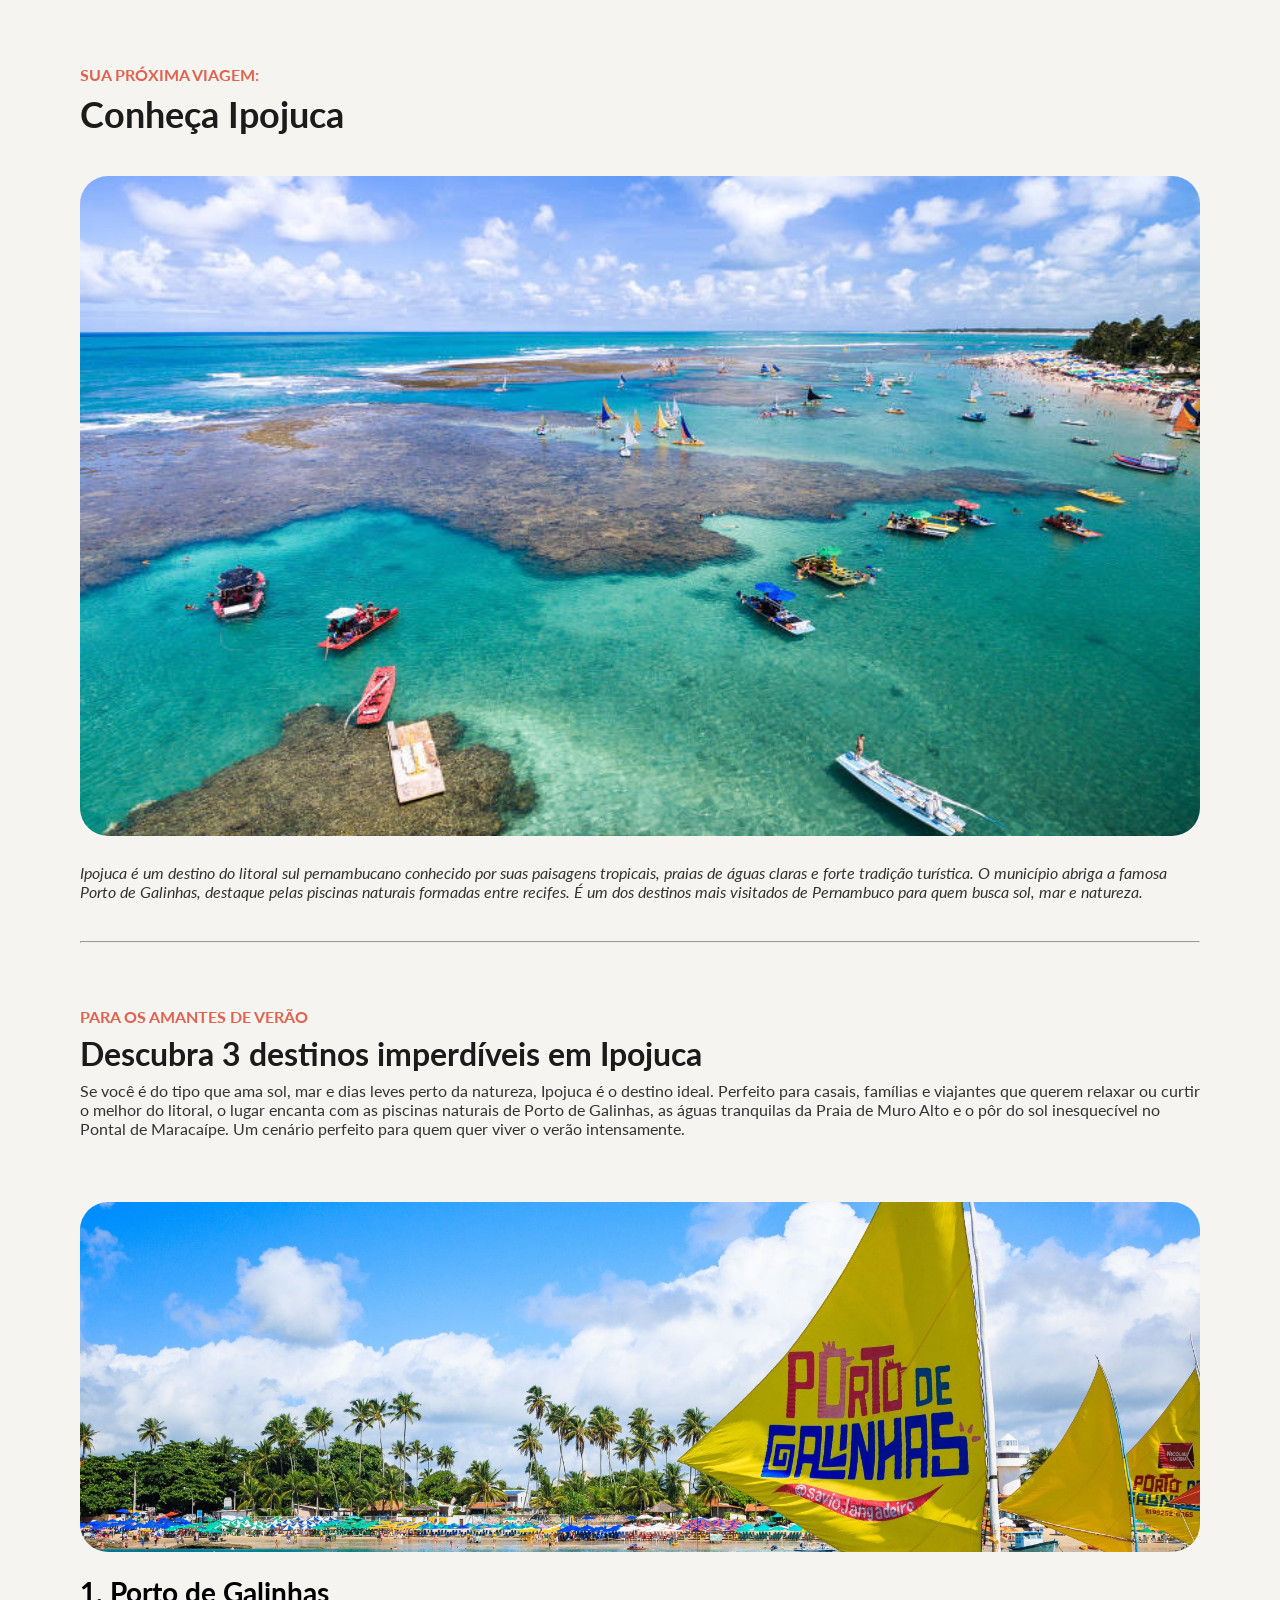
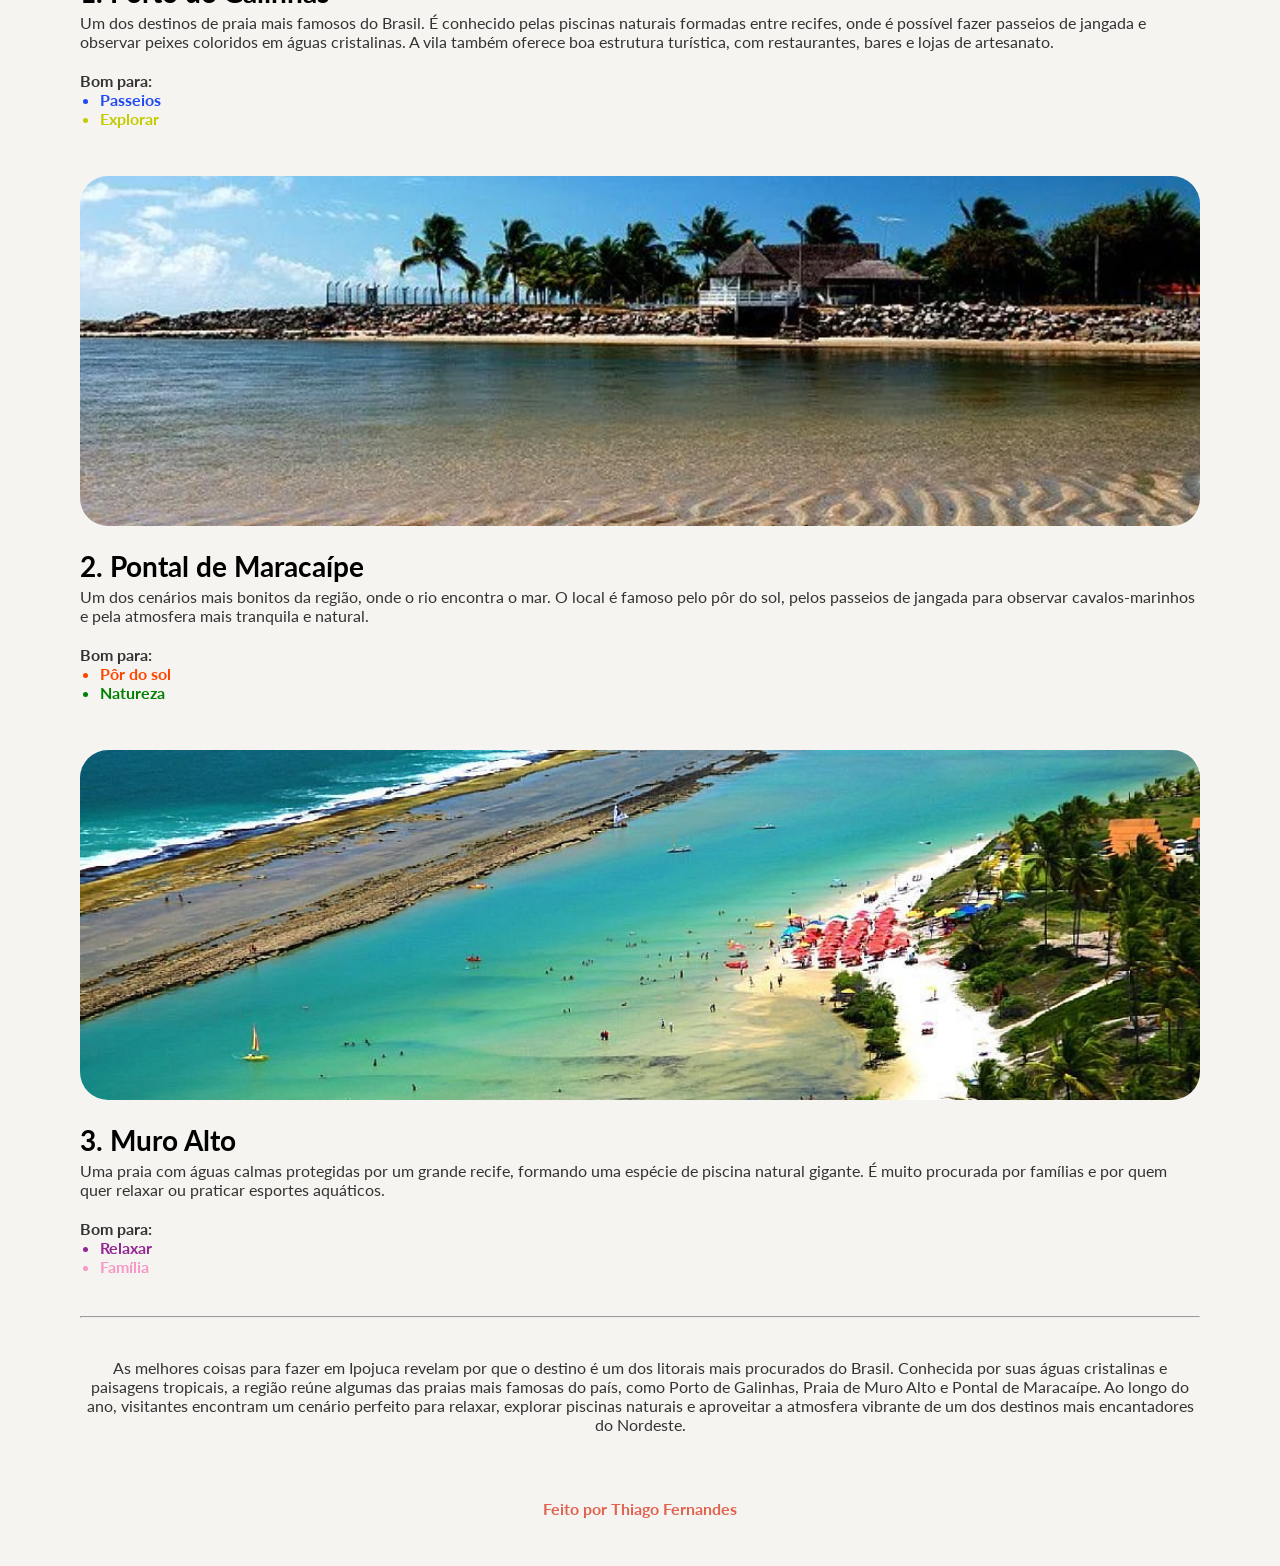
<file: index.html>
<!DOCTYPE html>
<html lang="pt-br">

<head>
    <link rel="preconnect" href="https://fonts.googleapis.com">
    <link rel="preconnect" href="https://fonts.gstatic.com" crossorigin>

    <meta charset="UTF-8">
    <meta name="viewport" content="width=device-width, initial-scale=1.0">
    <title>Local Turístico</title>

    <link href="https://fonts.googleapis.com/css2?family=Lato&display=swap" rel="stylesheet">
    <link rel="stylesheet" href="pages.css">
    <link rel="icon" href="./assets/logo.png">
</head>

<body>
    <div id="page">
        <div id="tittle-page">
            <p class="headline">Sua próxima viagem: </p>
            <h1>Conheça Ipojuca</h1>
        </div>
        <div id="description-image">
            <img src="./assets/ipojuca/ipojuca.png" alt="Foto do município de Ipojuca">
            <p class="description">
                Ipojuca é um destino do litoral sul pernambucano conhecido por suas paisagens tropicais, praias de
                águas claras e forte tradição turística. O município abriga a famosa Porto de Galinhas,
                destaque pelas piscinas naturais formadas entre recifes. É um dos destinos mais visitados de
                Pernambuco para quem busca sol, mar e natureza.
            </p>
        </div>

        <main>
            <hr class="line">
            <section id="tittle-list">
                <p class="headline">Para os amantes de verão</p>
                <h2>Descubra 3 destinos imperdíveis em Ipojuca</h2>
                <p class="description">
                    Se você é do tipo que ama sol, mar e dias leves perto da natureza, Ipojuca é o destino ideal.
                    Perfeito para casais, famílias e viajantes que querem relaxar ou curtir o melhor do litoral, o
                    lugar encanta com as piscinas naturais de Porto de Galinhas, as águas tranquilas da Praia de Muro
                    Alto e o pôr do sol inesquecível no Pontal de Maracaípe. Um cenário perfeito para quem quer viver
                    o verão intensamente.
                </p>
            </section>
            <section id="list">
                <div class="card">
                    <img src="./assets/ipojuca/porto-de-galinhas.png" alt="">
                    <h3>1. Porto de Galinhas</h3>
                    <p class="description">
                        Um dos destinos de praia mais famosos do Brasil. É conhecido pelas piscinas naturais formadas
                        entre
                        recifes, onde é possível fazer passeios de jangada e observar peixes coloridos em águas
                        cristalinas.
                        A vila também oferece boa estrutura turística, com restaurantes, bares e lojas de artesanato.
                    </p>
                    <p class="description">Bom para: </p>
                    <ul>
                        <li class="blue">Passeios</li>
                        <li class="yellow">Explorar</li>
                    </ul>
                </div>

                <div class="card">
                    <img src="./assets/ipojuca/pontal-de-maracaipe.png" alt="">
                    <h3>2. Pontal de Maracaípe</h3>
                    <p class="description">
                        Um dos cenários mais bonitos da região, onde o rio encontra o mar. O local é famoso pelo pôr do
                        sol,
                        pelos passeios de jangada para observar cavalos-marinhos e pela atmosfera mais tranquila e
                        natural.
                    </p>
                    <p class="description">Bom para: </p>
                    <ul>
                        <li class="orange">Pôr do sol</li>
                        <li class="green">Natureza</li>
                    </ul>
                </div>

                <div class="card">
                    <img src="./assets/ipojuca/muro-alto.png" alt="">
                    <h3>3. Muro Alto</h3>
                    <p class="description">
                        Uma praia com águas calmas protegidas por um grande recife, formando uma espécie de piscina
                        natural
                        gigante. É muito procurada por famílias e por quem quer relaxar ou praticar esportes aquáticos.
                    </p>
                    <p class="description">Bom para: </p>
                    <ul>
                        <li class="purple">Relaxar</li>
                        <li class="pink">Família</li>
                    </ul>
                </div>
            </section>
        </main>

        <hr class="line">

        <p class="description">
            As melhores coisas para fazer em Ipojuca revelam por que o destino é um dos litorais mais procurados
            do Brasil. Conhecida por suas águas cristalinas e paisagens tropicais, a região reúne algumas das
            praias mais famosas do país, como Porto de Galinhas, Praia de Muro Alto e Pontal de Maracaípe. Ao
            longo do ano, visitantes encontram um cenário perfeito para relaxar, explorar piscinas naturais e
            aproveitar a atmosfera vibrante de um dos destinos mais encantadores do Nordeste.
        </p>

    </div>
    <footer>
        Feito por Thiago Fernandes
    </footer>
</body>

</html>
</file>
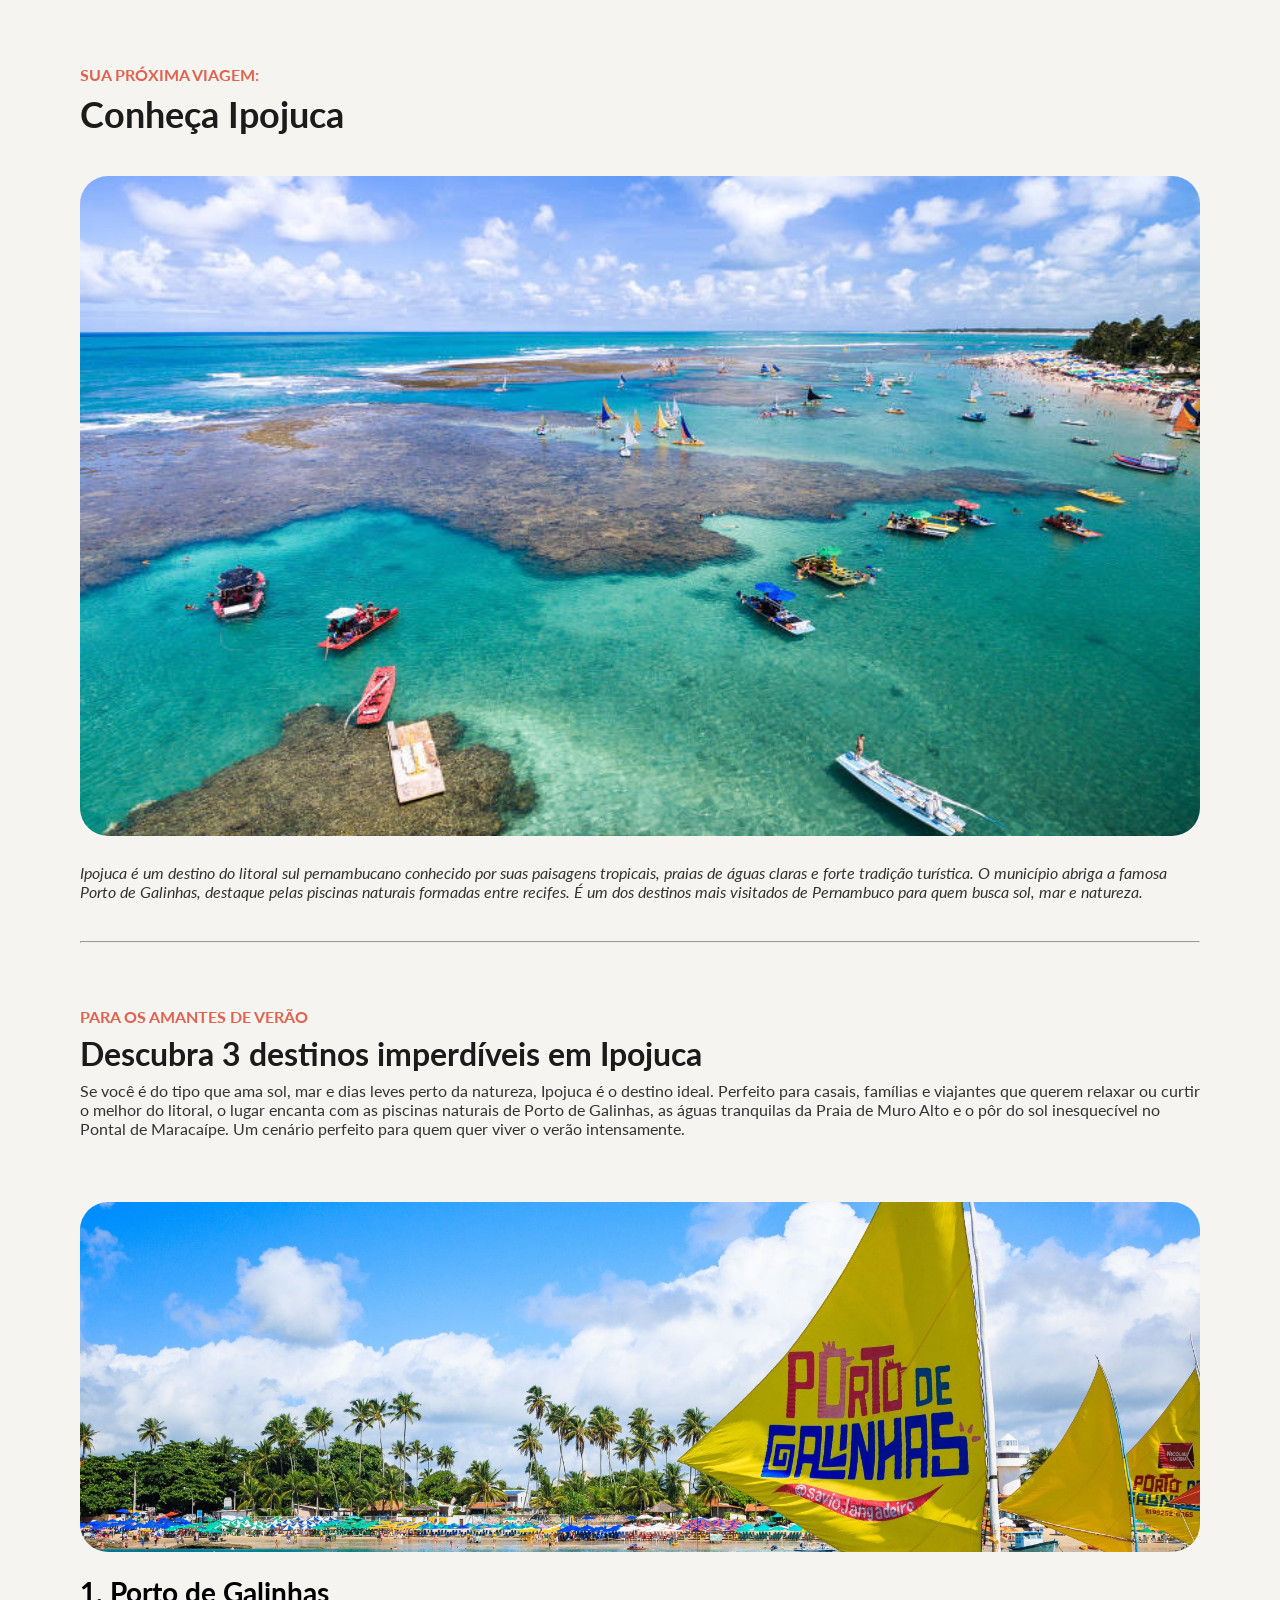
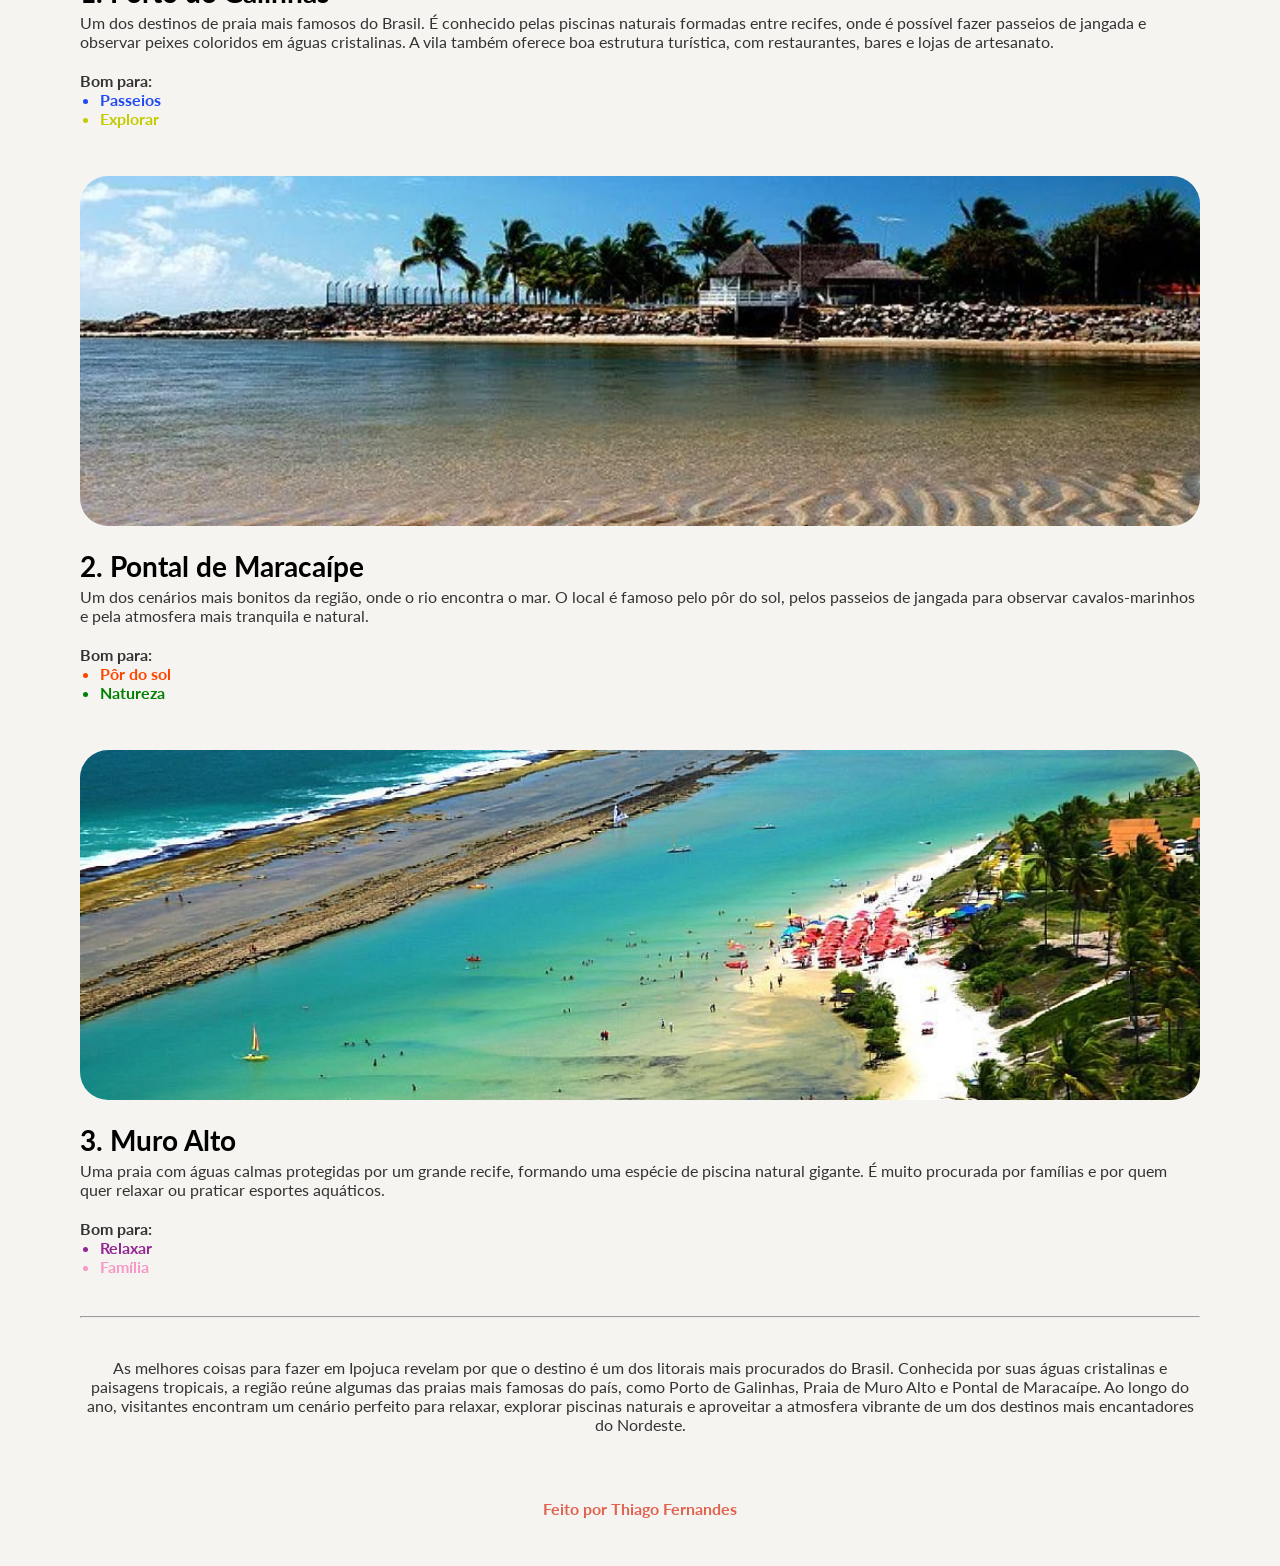
<file: src/index.html>
<!DOCTYPE html>
<html lang="pt-br">

<head>
    <link rel="preconnect" href="https://fonts.googleapis.com">
    <link rel="preconnect" href="https://fonts.gstatic.com" crossorigin>

    <meta charset="UTF-8">
    <meta name="viewport" content="width=device-width, initial-scale=1.0">
    <title>Local Turístico</title>

    <link href="https://fonts.googleapis.com/css2?family=Lato&display=swap" rel="stylesheet">
    <link rel="stylesheet" href="pages.css">
    <link rel="icon" href="../assets/logo.png">
</head>

<body>
    <div id="page">
        <div id="tittle-page">
            <p class="headline">Sua próxima viagem: </p>
            <h1>Conheça Ipojuca</h1>
        </div>
        <div id="description-image">
            <img src="../assets/ipojuca/ipojuca.png" alt="Foto do município de Ipojuca">
            <p class="description">
                Ipojuca é um destino do litoral sul pernambucano conhecido por suas paisagens tropicais, praias de
                águas claras e forte tradição turística. O município abriga a famosa Porto de Galinhas,
                destaque pelas piscinas naturais formadas entre recifes. É um dos destinos mais visitados de
                Pernambuco para quem busca sol, mar e natureza.
            </p>
        </div>

        <main>
            <hr class="line">
            <section id="tittle-list">
                <p class="headline">Para os amantes de verão</p>
                <h2>Descubra 3 destinos imperdíveis em Ipojuca</h2>
                <p class="description">
                    Se você é do tipo que ama sol, mar e dias leves perto da natureza, Ipojuca é o destino ideal.
                    Perfeito para casais, famílias e viajantes que querem relaxar ou curtir o melhor do litoral, o
                    lugar encanta com as piscinas naturais de Porto de Galinhas, as águas tranquilas da Praia de Muro
                    Alto e o pôr do sol inesquecível no Pontal de Maracaípe. Um cenário perfeito para quem quer viver
                    o verão intensamente.
                </p>
            </section>
            <section id="list">
                <div class="card">
                    <img src="../assets/ipojuca/porto-de-galinhas.png" alt="">
                    <h3>1. Porto de Galinhas</h3>
                    <p class="description">
                        Um dos destinos de praia mais famosos do Brasil. É conhecido pelas piscinas naturais formadas
                        entre
                        recifes, onde é possível fazer passeios de jangada e observar peixes coloridos em águas
                        cristalinas.
                        A vila também oferece boa estrutura turística, com restaurantes, bares e lojas de artesanato.
                    </p>
                    <p class="description">Bom para: </p>
                    <ul>
                        <li class="blue">Passeios</li>
                        <li class="yellow">Explorar</li>
                    </ul>
                </div>

                <div class="card">
                    <img src="../assets/ipojuca/pontal-de-maracaipe.png" alt="">
                    <h3>2. Pontal de Maracaípe</h3>
                    <p class="description">
                        Um dos cenários mais bonitos da região, onde o rio encontra o mar. O local é famoso pelo pôr do
                        sol,
                        pelos passeios de jangada para observar cavalos-marinhos e pela atmosfera mais tranquila e
                        natural.
                    </p>
                    <p class="description">Bom para: </p>
                    <ul>
                        <li class="orange">Pôr do sol</li>
                        <li class="green">Natureza</li>
                    </ul>
                </div>

                <div class="card">
                    <img src="../assets/ipojuca/muro-alto.png" alt="">
                    <h3>3. Muro Alto</h3>
                    <p class="description">
                        Uma praia com águas calmas protegidas por um grande recife, formando uma espécie de piscina
                        natural
                        gigante. É muito procurada por famílias e por quem quer relaxar ou praticar esportes aquáticos.
                    </p>
                    <p class="description">Bom para: </p>
                    <ul>
                        <li class="purple">Relaxar</li>
                        <li class="pink">Família</li>
                    </ul>
                </div>
            </section>
        </main>

        <hr class="line">

        <p class="description">
            As melhores coisas para fazer em Ipojuca revelam por que o destino é um dos litorais mais procurados
            do Brasil. Conhecida por suas águas cristalinas e paisagens tropicais, a região reúne algumas das
            praias mais famosas do país, como Porto de Galinhas, Praia de Muro Alto e Pontal de Maracaípe. Ao
            longo do ano, visitantes encontram um cenário perfeito para relaxar, explorar piscinas naturais e
            aproveitar a atmosfera vibrante de um dos destinos mais encantadores do Nordeste.
        </p>

    </div>
    <footer>
        Feito por Thiago Fernandes
    </footer>
</body>

</html>
</file>
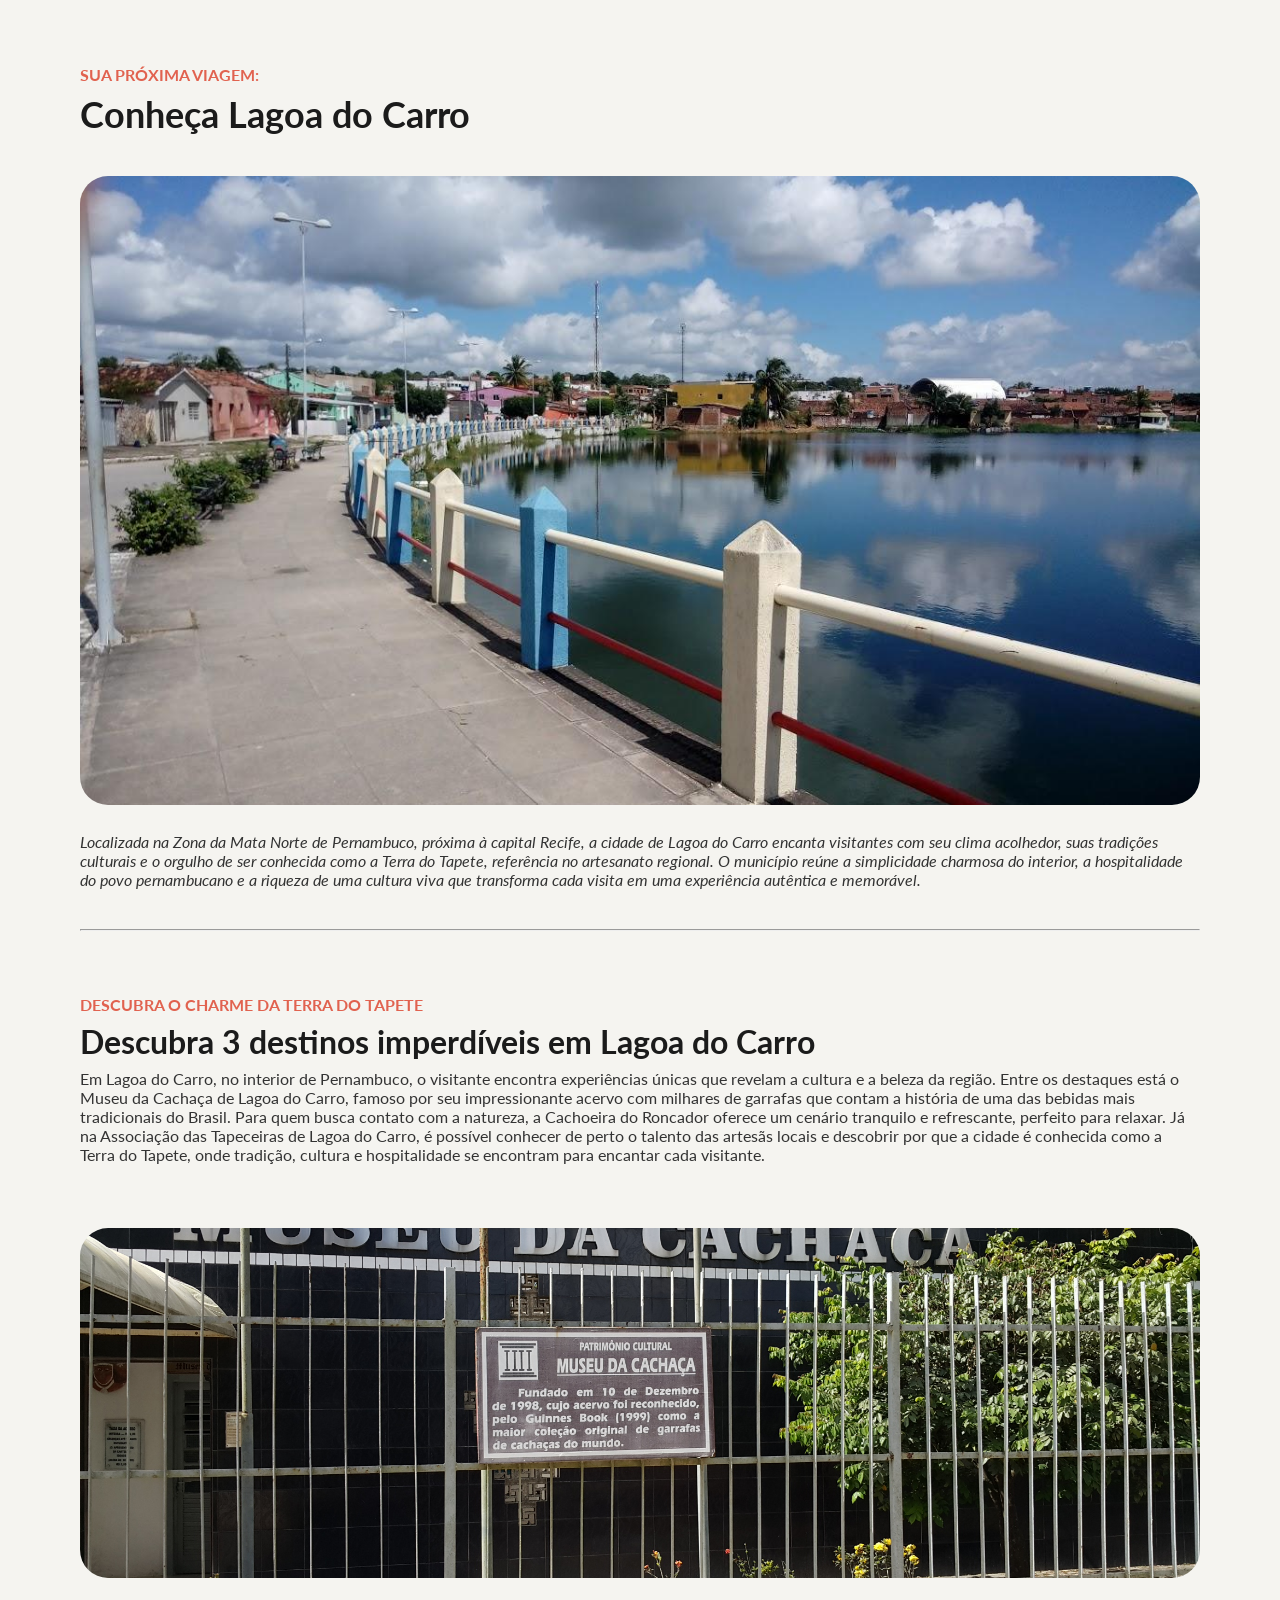
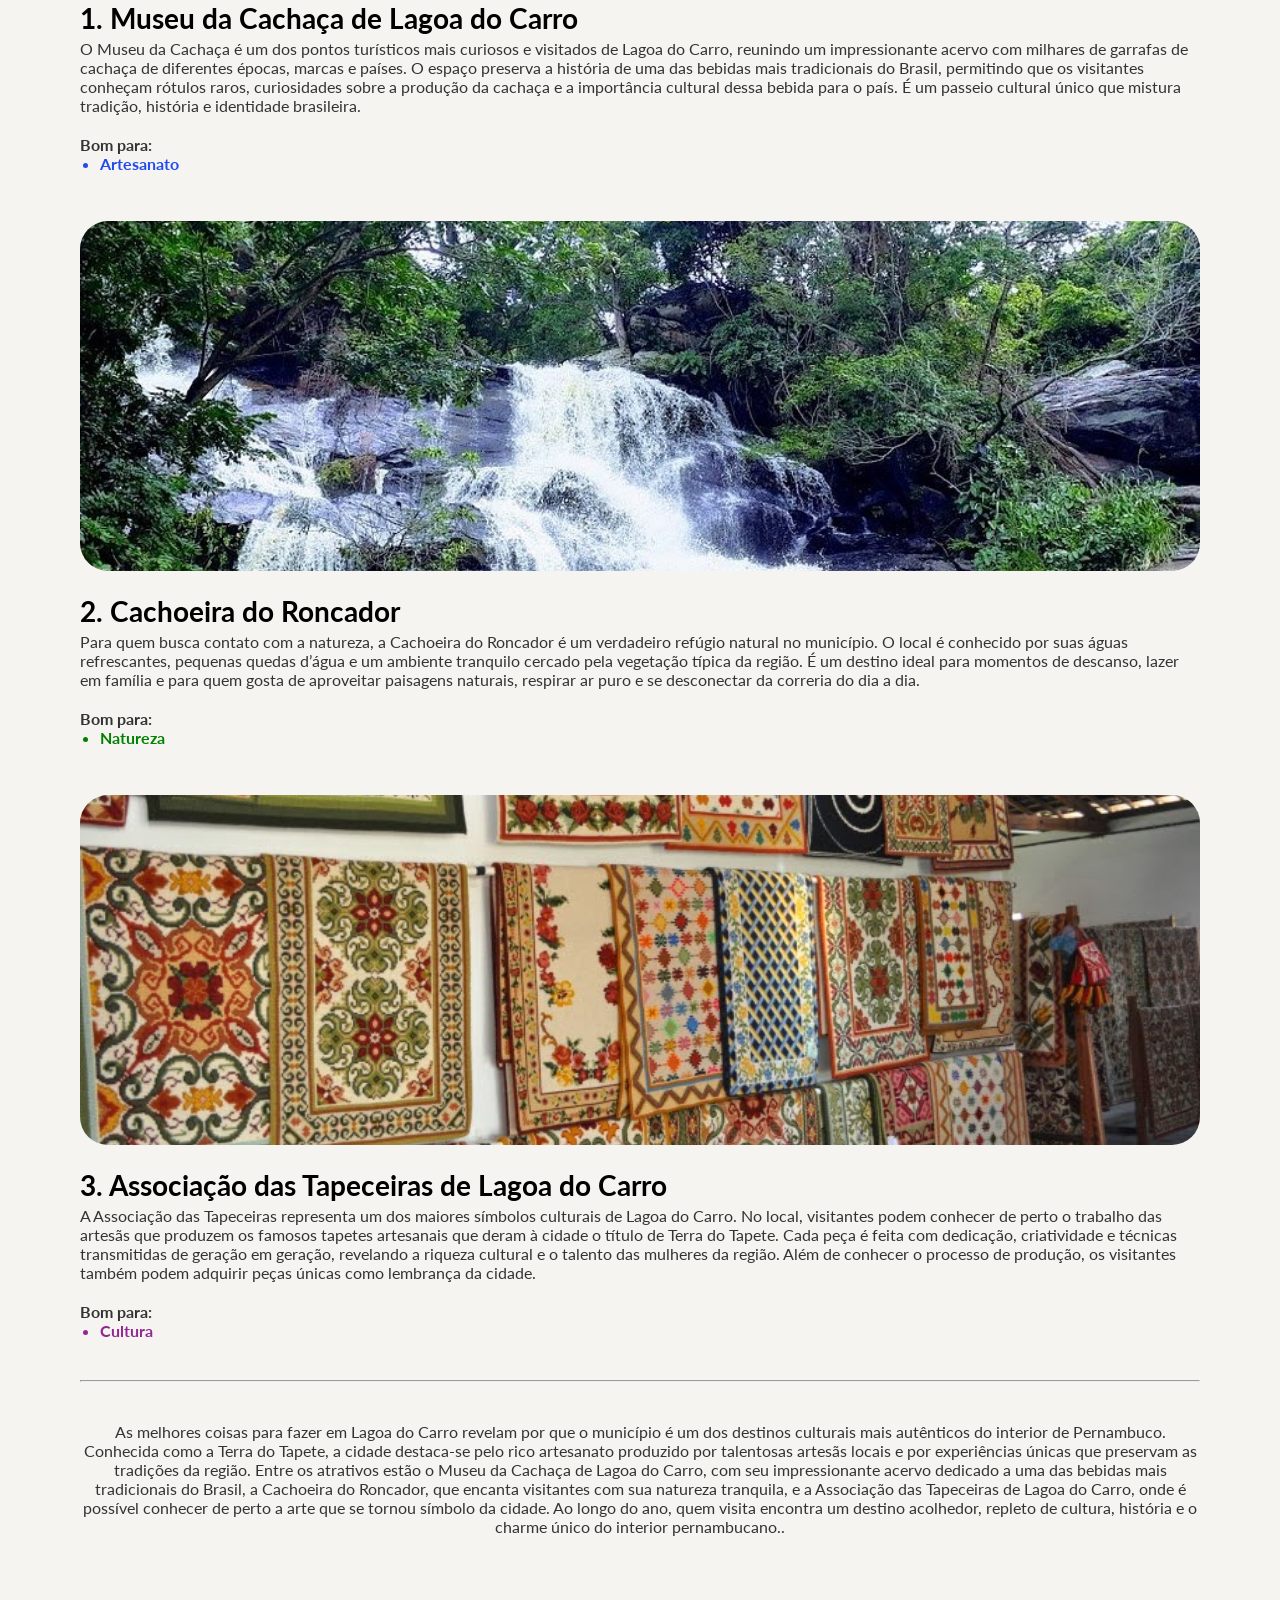
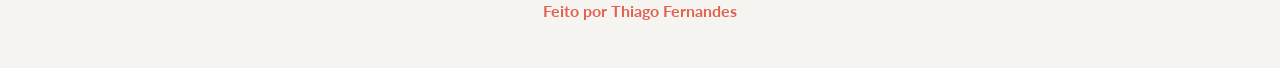
<file: page-lagoa.html>
<!DOCTYPE html>
<html lang="pt-br">

<head>
    <link rel="preconnect" href="https://fonts.googleapis.com">
    <link rel="preconnect" href="https://fonts.gstatic.com" crossorigin>

    <meta charset="UTF-8">
    <meta name="viewport" content="width=device-width, initial-scale=1.0">
    <title>Local Turístico</title>

    <link href="https://fonts.googleapis.com/css2?family=Lato&display=swap" rel="stylesheet">
    <link rel="stylesheet" href="pages.css">
</head>

<body>
    <div id="page">
        <div id="tittle-page">
            <p class="headline">Sua próxima viagem: </p>
            <h1>Conheça Lagoa do Carro</h1>
        </div>
        <div id="description-image">
            <img src="../assets/lagoa-do-carro/lagoa-do-carro.png" alt="Foto do município de Lagoa do Carro">
            <p class="description">
                Localizada na Zona da Mata Norte de Pernambuco, próxima à capital Recife, a cidade de Lagoa do Carro 
                encanta visitantes com seu clima acolhedor, suas tradições culturais e o orgulho de ser conhecida como a 
                Terra do Tapete, referência no artesanato regional. O município reúne a simplicidade charmosa do interior, 
                a hospitalidade do povo pernambucano e a riqueza de uma cultura viva que transforma cada visita em uma 
                experiência autêntica e memorável.
            </p>
        </div>

        <main>
            <hr class="line">
            <section id="tittle-list">
                <p class="headline">descubra o charme da Terra do Tapete</p>
                <h2>Descubra 3 destinos imperdíveis em Lagoa do Carro</h2>
                <p class="description">
                    Em Lagoa do Carro, no interior de Pernambuco, o visitante encontra experiências únicas que revelam a cultura 
                    e a beleza da região. Entre os destaques está o Museu da Cachaça de Lagoa do Carro, famoso por seu 
                    impressionante acervo com milhares de garrafas que contam a história de uma das bebidas mais tradicionais 
                    do Brasil. Para quem busca contato com a natureza, a Cachoeira do Roncador oferece um cenário tranquilo e 
                    refrescante, perfeito para relaxar. Já na Associação das Tapeceiras de Lagoa do Carro, é possível conhecer 
                    de perto o talento das artesãs locais e descobrir por que a cidade é conhecida como a Terra do Tapete, 
                    onde tradição, cultura e hospitalidade se encontram para encantar cada visitante.
                </p>
            </section>
            <section id="list">
                <div class="card">
                    <img src="../assets/lagoa-do-carro/museu-da-cachaca.png" alt="">
                    <h3>1. Museu da Cachaça de Lagoa do Carro</h3>
                    <p class="description">
                        O Museu da Cachaça é um dos pontos turísticos mais curiosos e visitados de Lagoa do Carro, reunindo um 
                        impressionante acervo com milhares de garrafas de cachaça de diferentes épocas, marcas e países. O 
                        espaço preserva a história de uma das bebidas mais tradicionais do Brasil, permitindo que os visitantes 
                        conheçam rótulos raros, curiosidades sobre a produção da cachaça e a importância cultural dessa bebida 
                        para o país. É um passeio cultural único que mistura tradição, história e identidade brasileira.
                    </p>
                    <p class="description">Bom para: </p>
                    <ul>
                        <li class="blue">Artesanato</li>
                    </ul>
                </div>

                <div class="card">
                    <img src="../assets/lagoa-do-carro/cachoeira.png" alt="">
                    <h3>2. Cachoeira do Roncador</h3>
                    <p class="description">
                        Para quem busca contato com a natureza, a Cachoeira do Roncador é um verdadeiro refúgio natural no município. 
                        O local é conhecido por suas águas refrescantes, pequenas quedas d’água e um ambiente tranquilo 
                        cercado pela vegetação típica da região. É um destino ideal para momentos de descanso, lazer em família e 
                        para quem gosta de aproveitar paisagens naturais, respirar ar puro e se desconectar da correria do dia a dia.
                    </p>
                    <p class="description">Bom para: </p>
                    <ul>
                        <li class="green">Natureza</li>
                    </ul>
                </div>

                <div class="card">
                    <img src="../assets/lagoa-do-carro/tapetes.png" alt="">
                    <h3>3. Associação das Tapeceiras de Lagoa do Carro</h3>
                    <p class="description">
                        A Associação das Tapeceiras representa um dos maiores símbolos culturais de Lagoa do Carro. No local, 
                        visitantes podem conhecer de perto o trabalho das artesãs que produzem os famosos tapetes artesanais que 
                        deram à cidade o título de Terra do Tapete. Cada peça é feita com dedicação, criatividade e técnicas 
                        transmitidas de geração em geração, revelando a riqueza cultural e o talento das mulheres da região. 
                        Além de conhecer o processo de produção, os visitantes também podem adquirir peças únicas como lembrança 
                        da cidade.
                    </p>
                    <p class="description">Bom para: </p>
                    <ul>
                        <li class="purple">Cultura</li>
                    </ul>
                </div>
            </section>
        </main>

        <hr class="line">

        <p class="description">
            As melhores coisas para fazer em Lagoa do Carro revelam por que o município é um dos destinos culturais 
            mais autênticos do interior de Pernambuco. Conhecida como a Terra do Tapete, a cidade destaca-se pelo 
            rico artesanato produzido por talentosas artesãs locais e por experiências únicas que preservam as 
            tradições da região. Entre os atrativos estão o Museu da Cachaça de Lagoa do Carro, com seu impressionante 
            acervo dedicado a uma das bebidas mais tradicionais do Brasil, a Cachoeira do Roncador, que encanta 
            visitantes com sua natureza tranquila, e a Associação das Tapeceiras de Lagoa do Carro, onde é possível 
            conhecer de perto a arte que se tornou símbolo da cidade. Ao longo do ano, quem visita encontra um destino 
            acolhedor, repleto de cultura, história e o charme único do interior pernambucano..
        </p>

    </div>
    <footer>
        Feito por Thiago Fernandes
    </footer>
</body>

</html>
</file>
<file: pages.css>
*{
    margin: 0;
    padding: 0;
}

:root{
    font-family: Lato, sans-serif;
    --background: #F5F4F0;
    --border: #d9d9d9;
    --text-primary: #1b1b1b;
    --text-secondary: #333333;
    --text-tertiary: #696969;
    --text-headline: #e1624f;
    --h1-size: 36px;
    --h1-weight: bold;
    --h2-size: 32px;
    --h2-weight: bold;
    --h3-size: 28px;
    --h3-weight: bold;
    --headline-size: 16px;
    --headline-weight: bold;
    --paragraph-size: 16px;
    --paragraph-weight: 400;
    --subtitle-size: 16px;
    --subtitle-style: italic
}

body{
    background-color: var(--background);
}

#page{
    box-sizing: border-box;
    margin: 65px auto 65px;
    width: 1120px;
    /*border: 1px solid;*/
}

#page hr{
    margin-top: 40px;
    margin-bottom: 40px;
}

#page > hr + p{
    text-align: center;
}

.headline{
    color: var(--text-headline);
    text-transform: uppercase;
    font-size: var(--headline-size);
    font-weight: var(--headline-weight);
    padding-bottom: 8px;
}

h1{
    color: var(--text-primary);
    font-size: var(--h1-size);
    font-weight: var(--h1-weight);
}

img{
    max-width: 100%;
    height: auto;
    border-radius: 28px;
}

#description-image{
   margin-top: 40px;
}

#description-image img{
    width: 100%;
    max-height: 660px;
}

#description-image p{
    font-style: italic;
    margin-top: 24px;
}

.description{
    color: var(--text-secondary);
    font-size: var(--subtitle-size);
    font-weight: var(--paragraph-weight);
}

main{
    margin-top: 40px;
}

main > * + *{
    margin-top: 64px;
}

h2{
    color: var(--text-primary);
    font-size: var(--h2-size);
    font-weight: var(--h2-weight);
}

#tittle-list > h2 + p{
    margin-top: 8px;
}

#list > div ~ div{
margin-top: 48px;
}

.card img{
    width: 100%;
    height: 350px;
    object-fit: cover;
    margin-bottom: 20px;
}

.card h3{
    margin-bottom: 4px;
}

.card > p + p{
    font-weight: bold;
    margin-top: 20px;
}

.card ul{
    padding-left: 20px;
}

.card li{
    font-weight: bold;
}

h3{
    font-size: var(--h3-size);
    font-weight: var(--h3-weight);
}

footer{
    text-align: center;
    padding-bottom: 48px;
    color: var(--text-headline);
    font-size: var(--headline-size);
    font-weight: var(--headline-weight);
}

.blue{
    color: rgb(33, 74, 241);
}

.yellow{
    color: rgb(196, 203, 0);
}

.orange{
    color: orangered;
}

.green{
    color: green;
}

.purple{
    color: rgb(147, 38, 147);
}

.pink{
    color: rgb(247, 152, 198);
}
</file>
<file: src/pages.css>
*{
    margin: 0;
    padding: 0;
}

:root{
    font-family: Lato, sans-serif;
    --background: #F5F4F0;
    --border: #d9d9d9;
    --text-primary: #1b1b1b;
    --text-secondary: #333333;
    --text-tertiary: #696969;
    --text-headline: #e1624f;
    --h1-size: 36px;
    --h1-weight: bold;
    --h2-size: 32px;
    --h2-weight: bold;
    --h3-size: 28px;
    --h3-weight: bold;
    --headline-size: 16px;
    --headline-weight: bold;
    --paragraph-size: 16px;
    --paragraph-weight: 400;
    --subtitle-size: 16px;
    --subtitle-style: italic
}

body{
    background-color: var(--background);
}

#page{
    box-sizing: border-box;
    margin: 65px auto 65px;
    width: 1120px;
    /*border: 1px solid;*/
}

#page hr{
    margin-top: 40px;
    margin-bottom: 40px;
}

#page > hr + p{
    text-align: center;
}

.headline{
    color: var(--text-headline);
    text-transform: uppercase;
    font-size: var(--headline-size);
    font-weight: var(--headline-weight);
    padding-bottom: 8px;
}

h1{
    color: var(--text-primary);
    font-size: var(--h1-size);
    font-weight: var(--h1-weight);
}

img{
    max-width: 100%;
    height: auto;
    border-radius: 28px;
}

#description-image{
   margin-top: 40px;
}

#description-image img{
    width: 100%;
    max-height: 660px;
}

#description-image p{
    font-style: italic;
    margin-top: 24px;
}

.description{
    color: var(--text-secondary);
    font-size: var(--subtitle-size);
    font-weight: var(--paragraph-weight);
}

main{
    margin-top: 40px;
}

main > * + *{
    margin-top: 64px;
}

h2{
    color: var(--text-primary);
    font-size: var(--h2-size);
    font-weight: var(--h2-weight);
}

#tittle-list > h2 + p{
    margin-top: 8px;
}

#list > div ~ div{
margin-top: 48px;
}

.card img{
    width: 100%;
    height: 350px;
    object-fit: cover;
    margin-bottom: 20px;
}

.card h3{
    margin-bottom: 4px;
}

.card > p + p{
    font-weight: bold;
    margin-top: 20px;
}

.card ul{
    padding-left: 20px;
}

.card li{
    font-weight: bold;
}

h3{
    font-size: var(--h3-size);
    font-weight: var(--h3-weight);
}

footer{
    text-align: center;
    padding-bottom: 48px;
    color: var(--text-headline);
    font-size: var(--headline-size);
    font-weight: var(--headline-weight);
}

.blue{
    color: rgb(33, 74, 241);
}

.yellow{
    color: rgb(196, 203, 0);
}

.orange{
    color: orangered;
}

.green{
    color: green;
}

.purple{
    color: rgb(147, 38, 147);
}

.pink{
    color: rgb(247, 152, 198);
}
</file>
